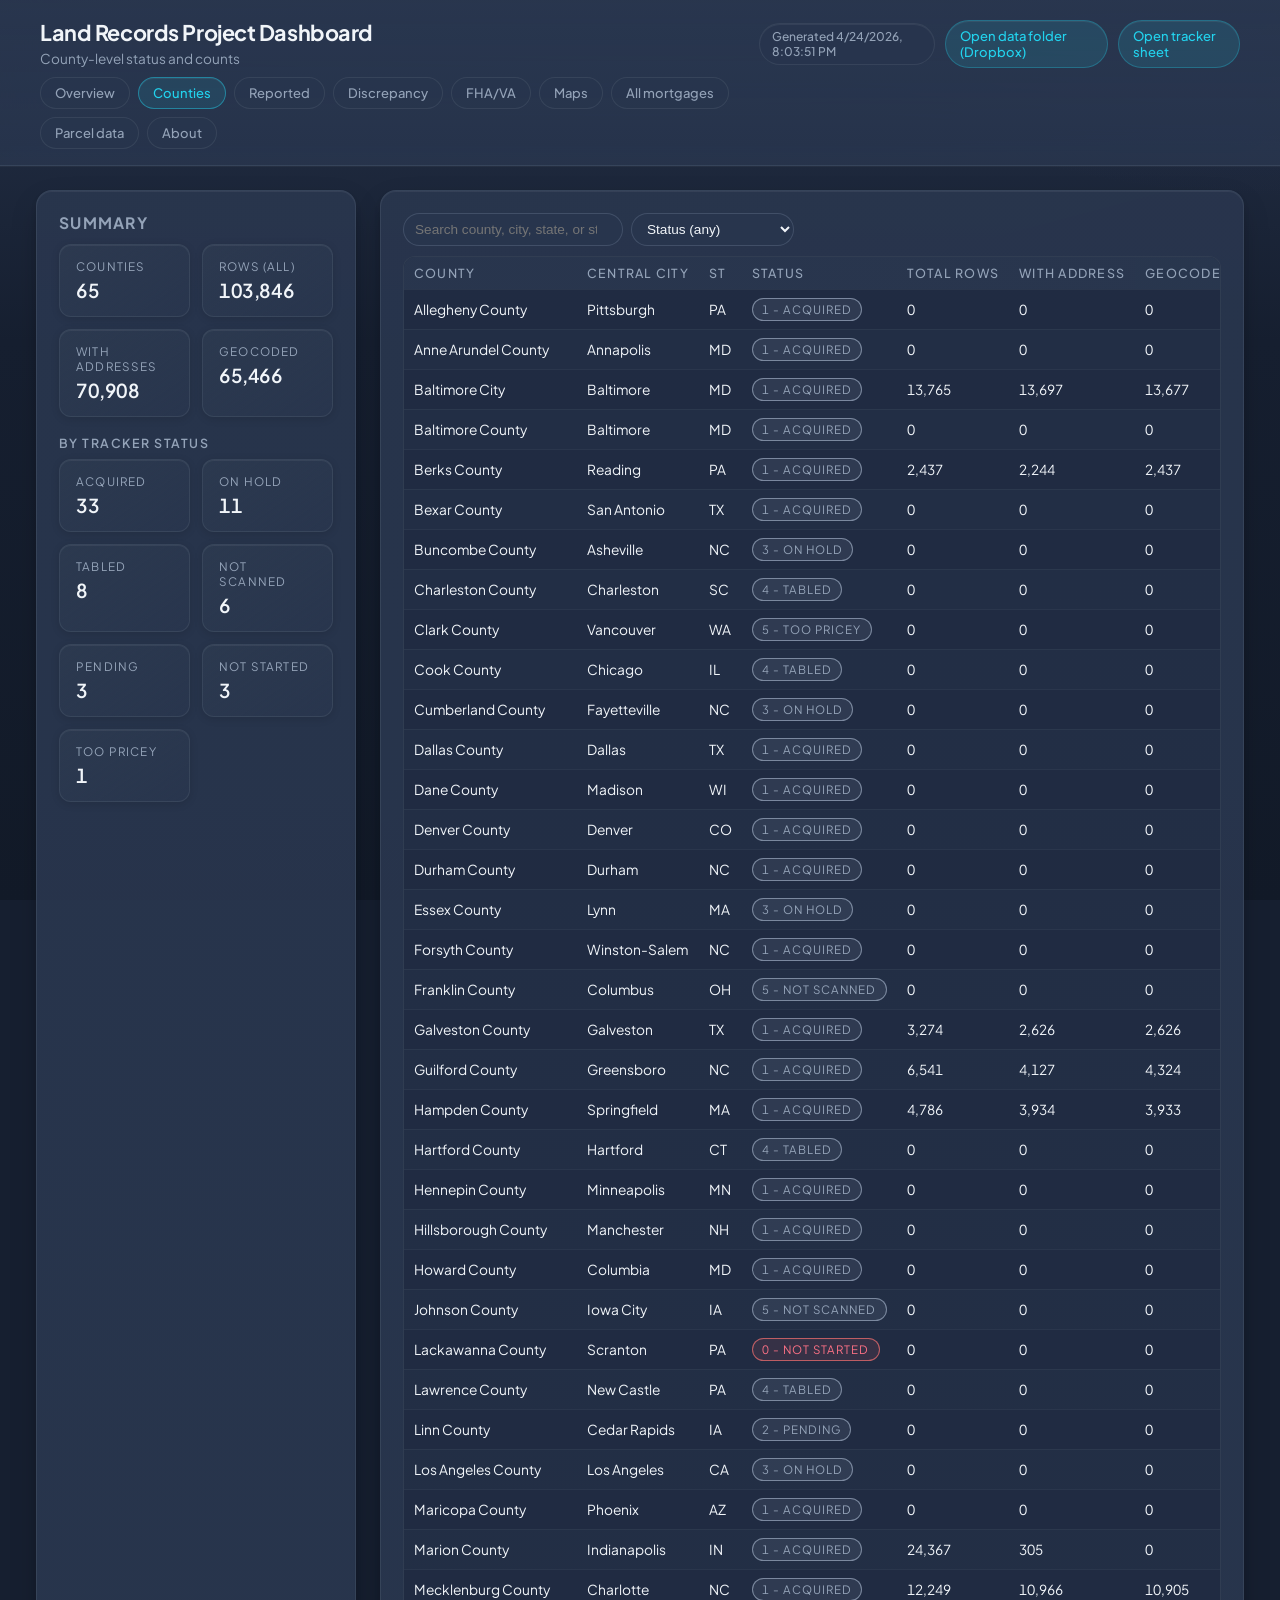
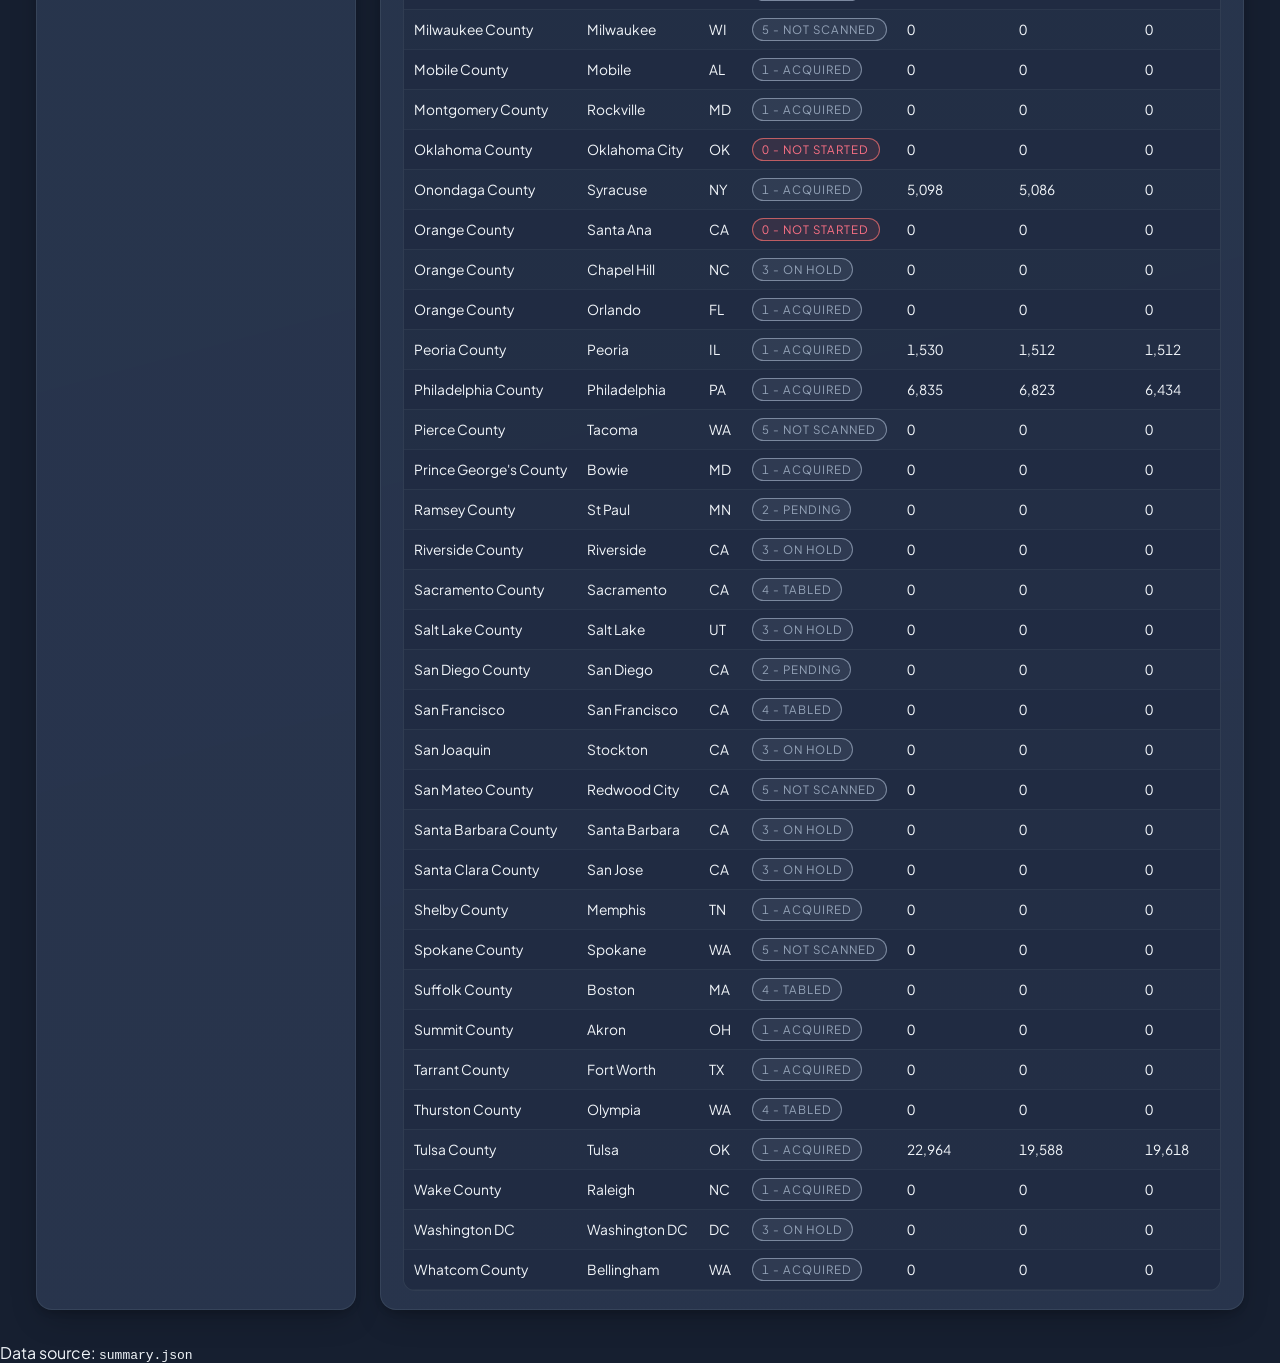
<file: counties.html>
<!doctype html>
<html lang="en">
  <head>
    <meta charset="utf-8" />
    <title>Land Records Project Dashboard - Counties</title>
    <meta name="viewport" content="width=device-width, initial-scale=1" />
    <link rel="stylesheet" href="style.css" />
  </head>
  <body>
    <header class="top-bar">
      <div class="top-bar-left">
        <h1>Land Records Project Dashboard</h1>
        <p class="subtitle">County-level status and counts</p>
        <nav class="top-nav" aria-label="Primary">
          <a href="index.html">Overview</a>
          <a href="counties.html" class="is-active">Counties</a>
          <a href="reported.html">Reported</a>
          <a href="discrepancy.html">Discrepancy</a>
          <a href="trends.html">FHA/VA</a>
          <a href="maps.html">Maps</a>
          <a href="all-mortgages.html">All mortgages</a>
          <a href="parcel.html">Parcel data</a>
          <a href="about.html">About</a>
        </nav>
      </div>
      <div class="top-bar-right">
        <span id="generated-at" class="meta-pill"></span>
        <a
          id="dropbox-data-link"
          href="#"
          hidden
          target="_blank"
          rel="noreferrer"
          class="meta-link"
        >
          Open data folder (Dropbox)
        </a>
        <a
          href="https://docs.google.com/spreadsheets/d/1aIXY2koolmfJhz2sqre2nG4ifCk9a2chgCTEP-Oq0s8"
          target="_blank"
          rel="noreferrer"
          class="meta-link"
        >
          Open tracker sheet
        </a>
      </div>
    </header>

    <main class="layout">
      <section class="summary-panel">
        <h2>Summary</h2>
        <div class="summary-grid">
          <div class="summary-card">
            <span class="label">Counties</span>
            <span id="total-counties" class="value">–</span>
          </div>
          <div class="summary-card">
            <span class="label">Rows (all)</span>
            <span id="total-rows" class="value">–</span>
          </div>
          <div class="summary-card">
            <span class="label">With addresses</span>
            <span id="total-rows-address" class="value">–</span>
          </div>
          <div class="summary-card">
            <span class="label">Geocoded</span>
            <span id="total-rows-geocoded" class="value">–</span>
          </div>
        </div>
        <div id="status-breakdown-section" class="status-breakdown-section" hidden>
          <h3 class="summary-subheading">By tracker status</h3>
          <div
            id="status-breakdown"
            class="summary-grid summary-grid--status"
          ></div>
        </div>
      </section>

      <section class="table-panel">
        <div class="table-toolbar">
          <div class="filters">
            <input
              id="search-input"
              type="search"
              placeholder="Search county, city, state, or status…"
            />
            <select id="status-filter" aria-label="Filter by status">
              <option value="">Status (any)</option>
            </select>
          </div>
        </div>

        <div class="table-wrapper">
          <table id="counties-table">
            <thead>
              <tr>
                <th
                  scope="col"
                  class="th-sortable"
                  data-sort-key="county"
                  title="Sort by county"
                >
                  County
                </th>
                <th
                  scope="col"
                  class="th-sortable"
                  data-sort-key="city"
                  title="Sort by central city"
                >
                  Central City
                </th>
                <th
                  scope="col"
                  class="th-sortable"
                  data-sort-key="st"
                  title="Sort by state"
                >
                  St
                </th>
                <th
                  scope="col"
                  class="th-sortable"
                  data-sort-key="status"
                  title="Sort by status"
                >
                  Status
                </th>
                <th scope="col">Total rows</th>
                <th scope="col">With address</th>
                <th scope="col">Geocoded rows</th>
              </tr>
            </thead>
            <tbody id="counties-tbody">
              <tr>
                <td colspan="7" class="placeholder">Loading summary…</td>
              </tr>
            </tbody>
          </table>
        </div>
      </section>
    </main>

    <footer class="footer">
      <span>Data source:</span>
      <code>summary.json</code>
    </footer>

    <script src="common.js"></script>
    <script src="counties.js"></script>
  </body>
</html>
</file>
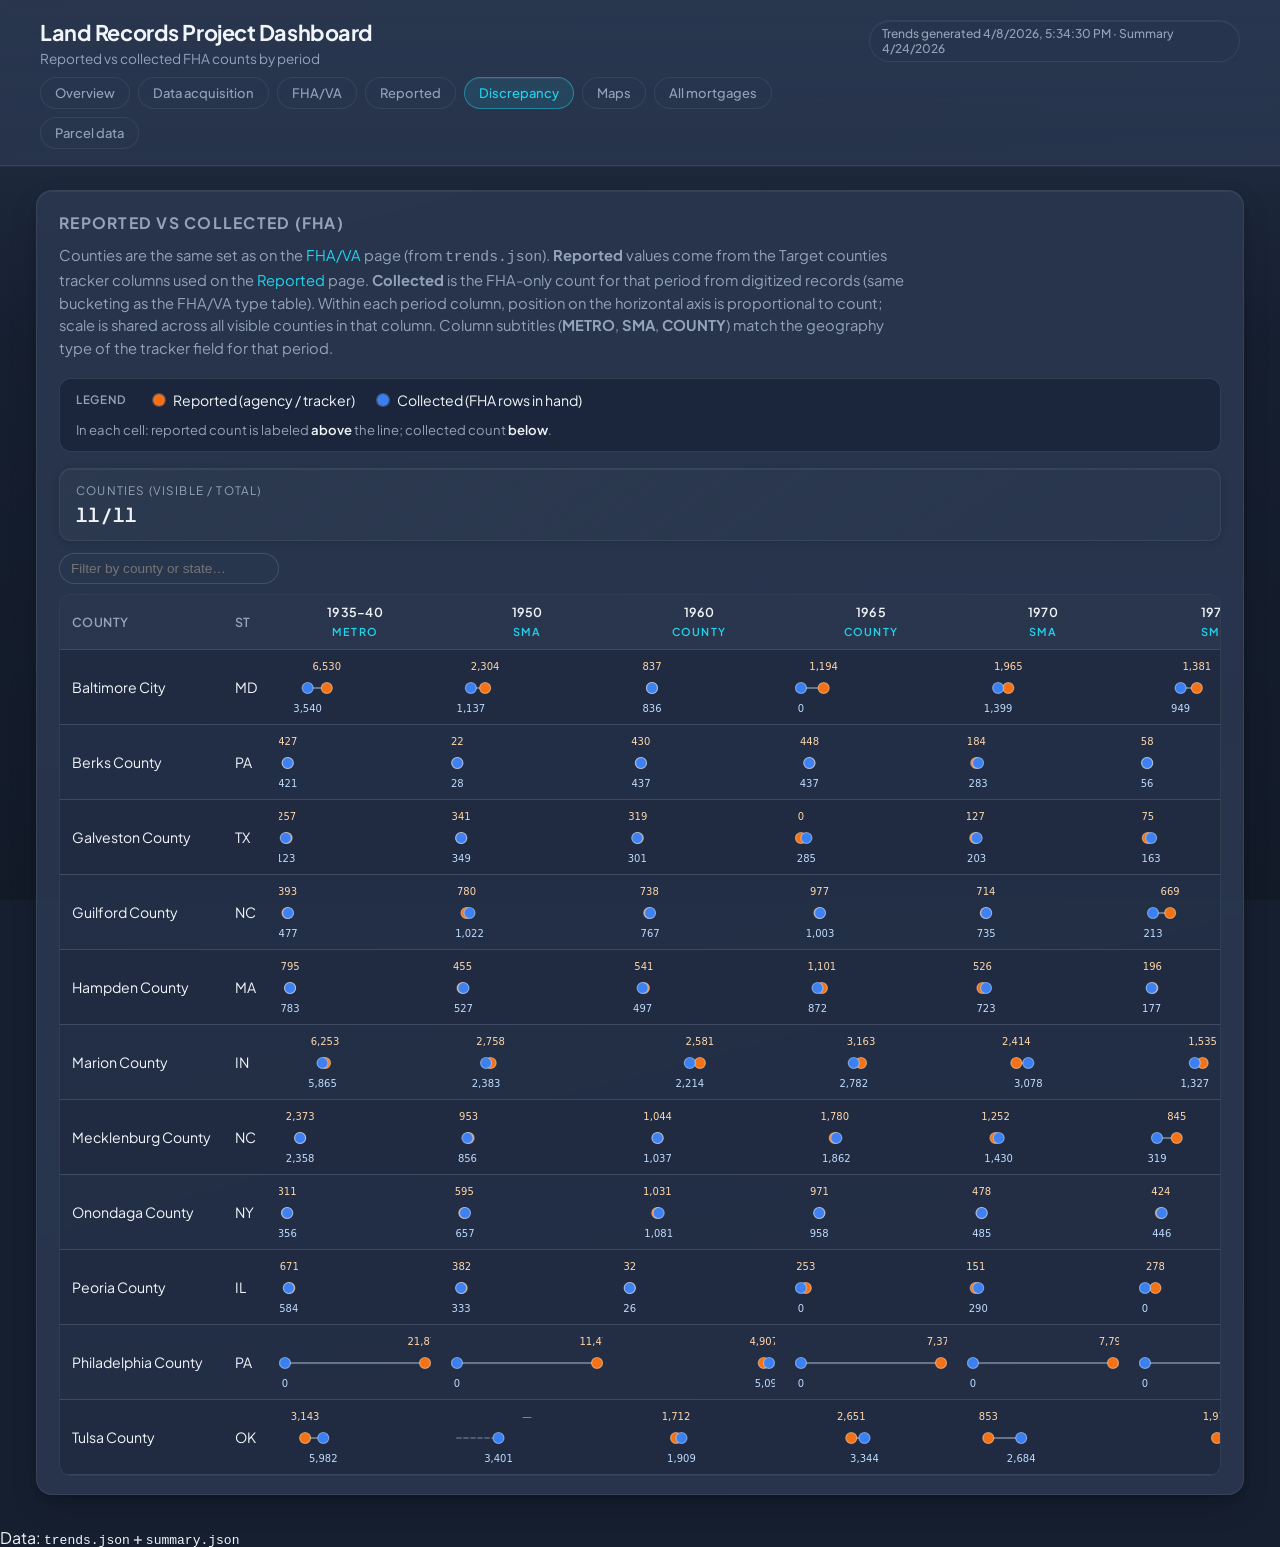
<file: discrepancy.html>
<!doctype html>
<html lang="en">
  <head>
    <meta charset="utf-8" />
    <title>Land Records Project Dashboard - Discrepancy</title>
    <meta name="viewport" content="width=device-width, initial-scale=1" />
    <link rel="stylesheet" href="style.css" />
  </head>
  <body>
    <header class="top-bar">
      <div class="top-bar-left">
        <h1>Land Records Project Dashboard</h1>
        <p class="subtitle">Reported vs collected FHA counts by period</p>
        <nav class="top-nav" aria-label="Primary">
          <a href="index.html">Overview</a>
          <a href="data-acquisition.html">Data acquisition</a>
          <a href="trends.html">FHA/VA</a>
          <a href="reported.html">Reported</a>
          <a href="discrepancy.html" class="is-active">Discrepancy</a>
          <a href="maps.html">Maps</a>
          <a href="all-mortgages.html">All mortgages</a>
          <a href="parcel.html">Parcel data</a>
        </nav>
      </div>
      <div class="top-bar-right">
        <span id="discrepancy-generated-at" class="meta-pill"></span>
      </div>
    </header>

    <main class="layout layout--single">
      <section class="table-panel">
        <h2>Reported vs collected (FHA)</h2>
        <p class="discrepancy-intro">
          Counties are the same set as on the <a href="trends.html">FHA/VA</a> page (from
          <code>trends.json</code>). <strong>Reported</strong> values come from the Target counties
          tracker columns used on the <a href="reported.html">Reported</a> page. <strong>Collected</strong>
          is the FHA-only count for that period from digitized records (same bucketing as the FHA/VA
          type table). Within each period column, position on the horizontal axis is proportional to
          count; scale is shared across all visible counties in that column. Column subtitles
          (<strong>METRO</strong>, <strong>SMA</strong>, <strong>COUNTY</strong>) match the geography
          type of the tracker field for that period.
        </p>

        <div class="discrepancy-legend" aria-label="Dumbbell plot legend">
          <span class="discrepancy-legend__title">Legend</span>
          <span class="discrepancy-legend__item">
            <span class="discrepancy-legend__swatch discrepancy-legend__swatch--reported"></span>
            Reported (agency / tracker)
          </span>
          <span class="discrepancy-legend__item">
            <span class="discrepancy-legend__swatch discrepancy-legend__swatch--collected"></span>
            Collected (FHA rows in hand)
          </span>
          <span class="discrepancy-legend__hint">In each cell: reported count is labeled <strong>above</strong> the line; collected count <strong>below</strong>.</span>
        </div>

        <div class="summary-grid discrepancy-summary">
          <div class="summary-card summary-card--compact">
            <span class="label">Counties (visible / total)</span>
            <span id="discrepancy-county-count" class="value">–</span>
          </div>
        </div>

        <div class="table-toolbar">
          <div class="filters">
            <input
              id="discrepancy-search-input"
              type="search"
              placeholder="Filter by county or state…"
            />
          </div>
        </div>

        <div class="table-wrapper table-wrapper--discrepancy">
          <table class="discrepancy-table" id="discrepancy-table">
            <thead id="discrepancy-thead"></thead>
            <tbody id="discrepancy-tbody">
              <tr>
                <td colspan="8" class="placeholder">Loading…</td>
              </tr>
            </tbody>
          </table>
        </div>
      </section>
    </main>

    <footer class="footer">
      <span>Data:</span>
      <code>trends.json</code>
      +
      <code>summary.json</code>
    </footer>

    <script src="common.js"></script>
    <script src="discrepancy.js"></script>
  </body>
</html>
</file>
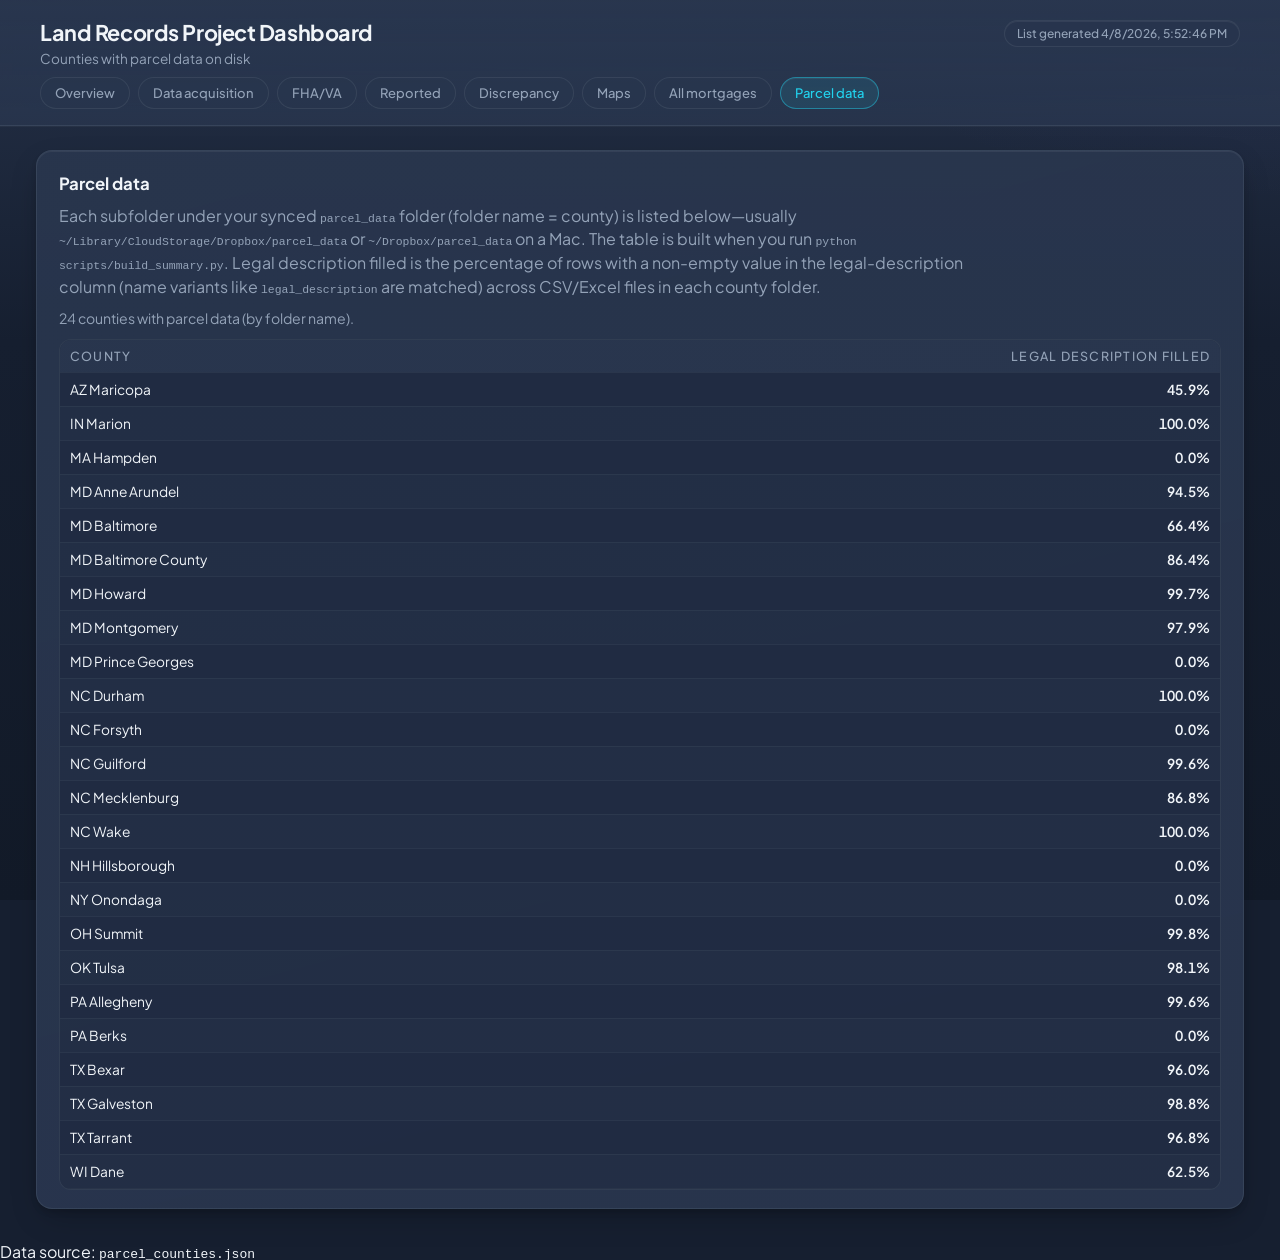
<file: parcel.html>
<!doctype html>
<html lang="en">
  <head>
    <meta charset="utf-8" />
    <title>Land Records Project Dashboard - Parcel data</title>
    <meta name="viewport" content="width=device-width, initial-scale=1" />
    <link rel="stylesheet" href="style.css" />
  </head>
  <body>
    <header class="top-bar">
      <div class="top-bar-left">
        <h1>Land Records Project Dashboard</h1>
        <p class="subtitle">Counties with parcel data on disk</p>
        <nav class="top-nav" aria-label="Primary">
          <a href="index.html">Overview</a>
          <a href="data-acquisition.html">Data acquisition</a>
          <a href="trends.html">FHA/VA</a>
          <a href="reported.html">Reported</a>
          <a href="discrepancy.html">Discrepancy</a>
          <a href="maps.html">Maps</a>
          <a href="all-mortgages.html">All mortgages</a>
          <a href="parcel.html" class="is-active">Parcel data</a>
        </nav>
      </div>
      <div class="top-bar-right">
        <span id="parcel-generated-at" class="meta-pill"></span>
      </div>
    </header>

    <main class="layout layout--single">
      <section class="page-panel">
        <h2>Parcel data</h2>
        <p class="parcel-intro">
          Each subfolder under your synced <code>parcel_data</code> folder (folder name =
          county) is listed below—usually
          <code>~/Library/CloudStorage/Dropbox/parcel_data</code> or
          <code>~/Dropbox/parcel_data</code> on a Mac. The table is built when you run
          <code>python scripts/build_summary.py</code>.
          Legal description filled is the percentage of rows with a non-empty value in the
          legal-description column (name variants like <code>legal_description</code> are
          matched) across CSV/Excel files in each county folder.
        </p>
        <p id="parcel-count-line" class="parcel-meta"></p>
        <div class="table-wrapper">
          <table class="parcel-coverage-table" aria-describedby="parcel-count-line">
            <thead>
              <tr>
                <th scope="col">County</th>
                <th scope="col">Legal description filled</th>
              </tr>
            </thead>
            <tbody id="parcel-tbody">
              <tr>
                <td colspan="2" class="placeholder">Loading…</td>
              </tr>
            </tbody>
          </table>
        </div>
      </section>
    </main>

    <footer class="footer">
      <span>Data source:</span>
      <code>parcel_counties.json</code>
    </footer>

    <script src="parcel.js"></script>
  </body>
</html>
</file>
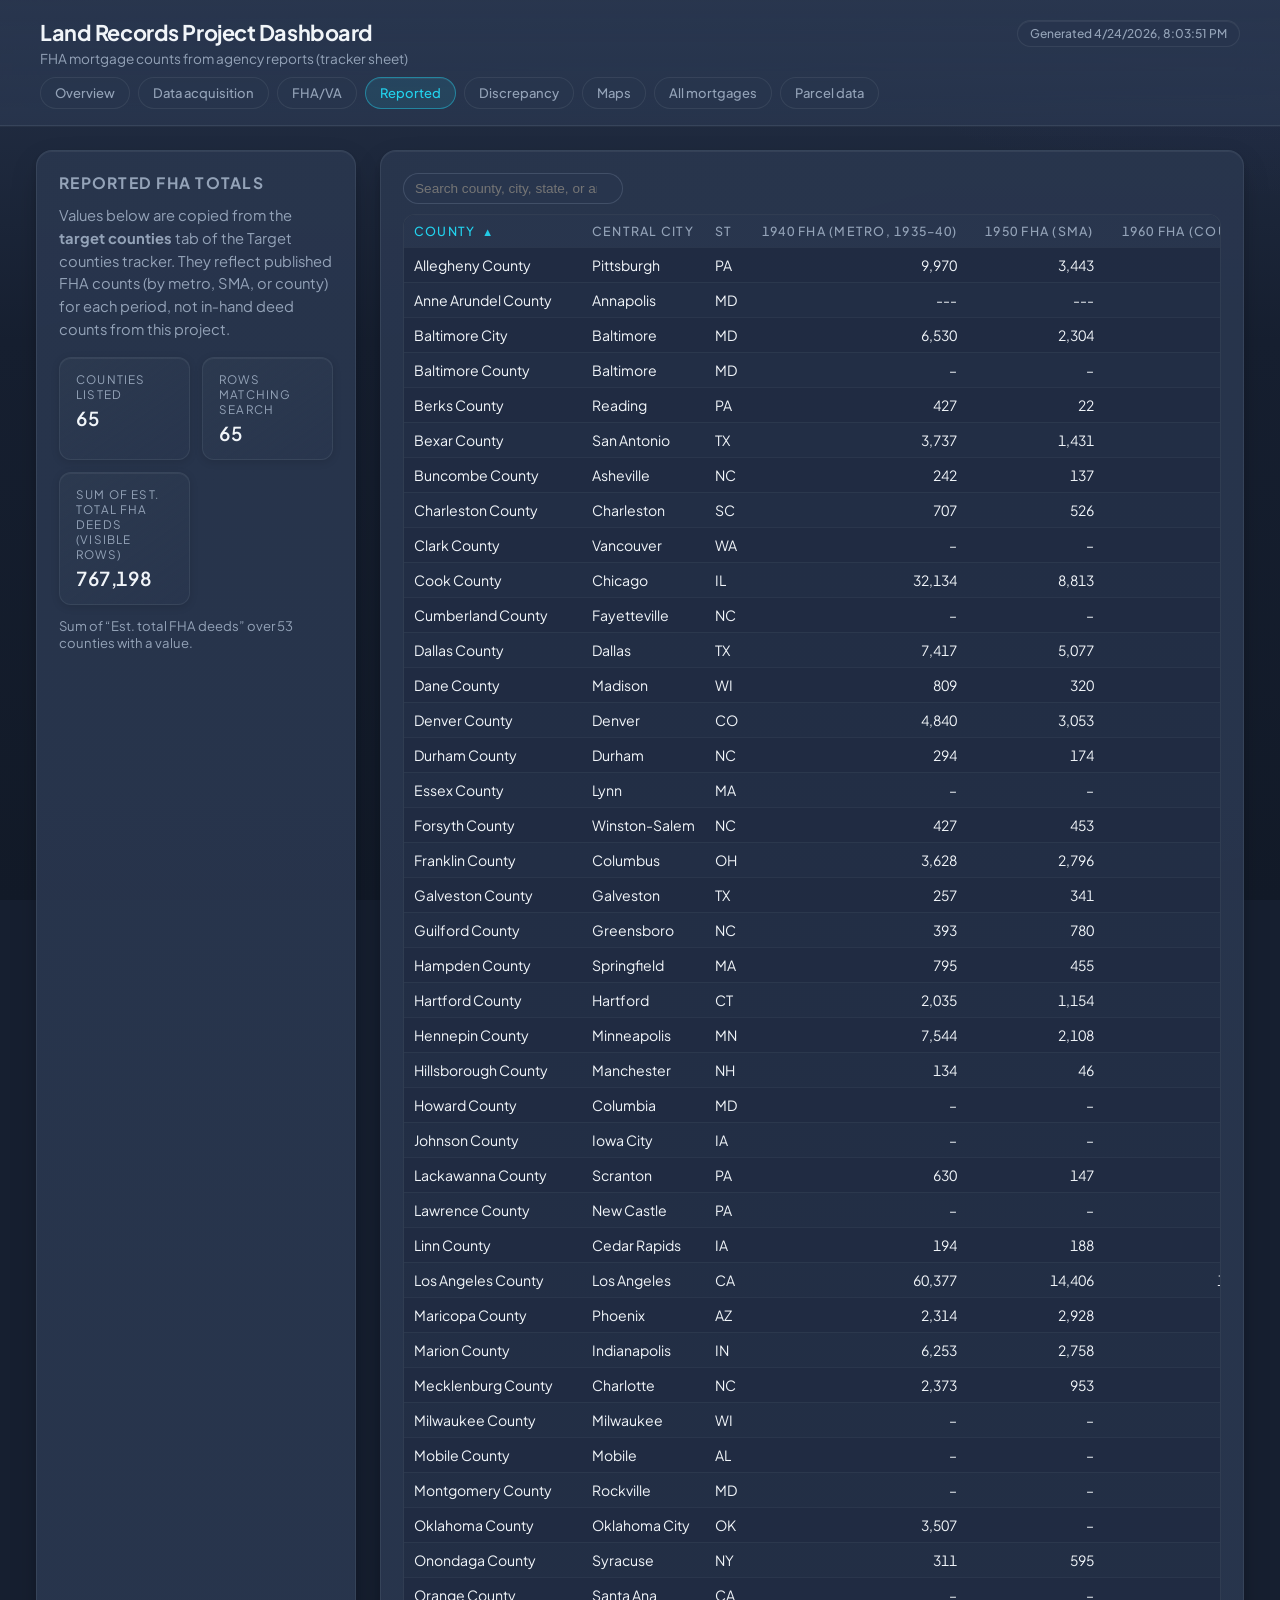
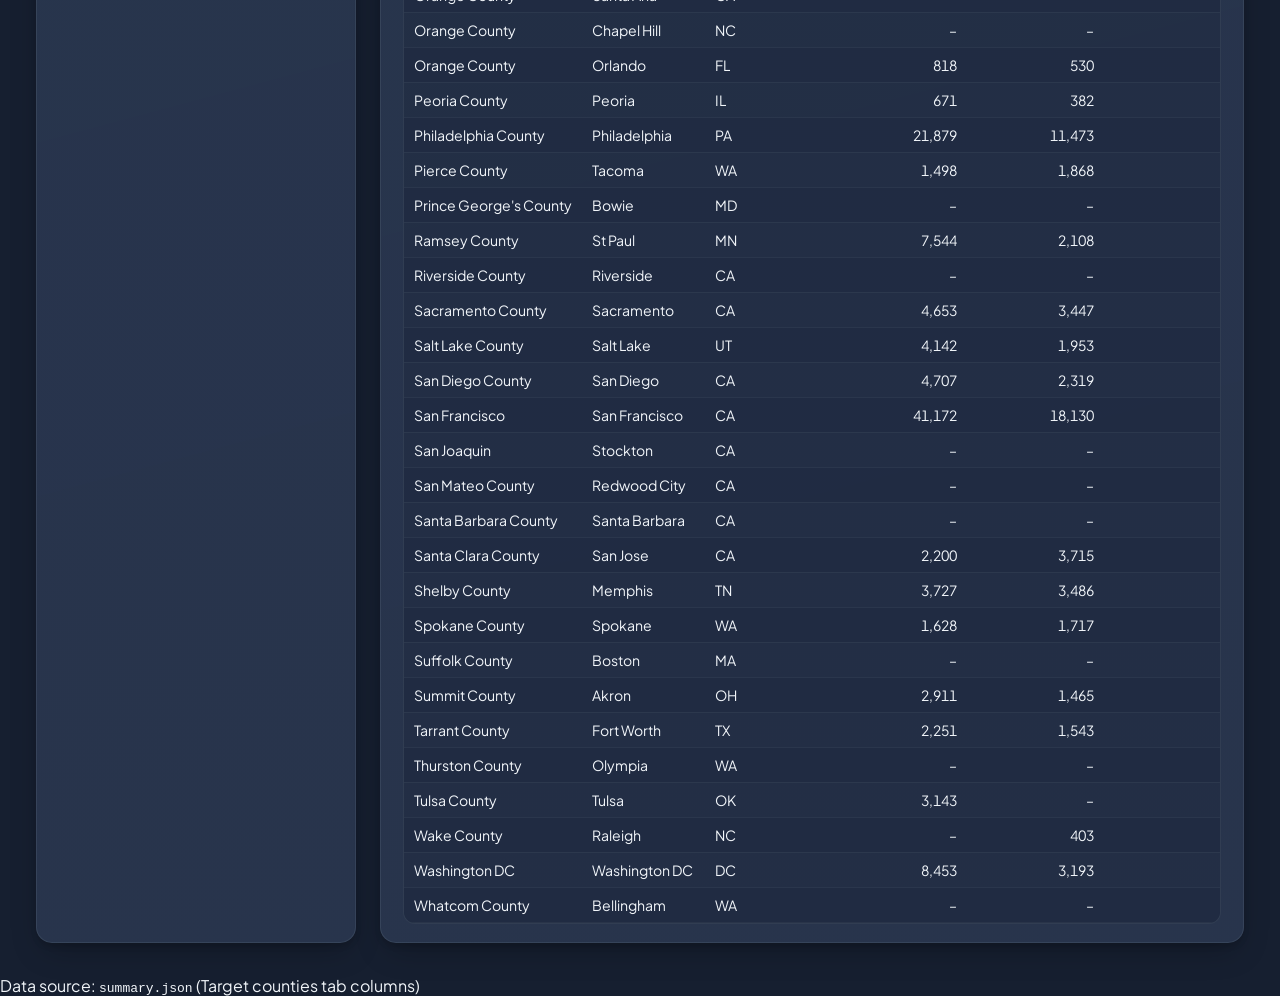
<file: reported.html>
<!doctype html>
<html lang="en">
  <head>
    <meta charset="utf-8" />
    <title>Land Records Project Dashboard - Reported FHA counts</title>
    <meta name="viewport" content="width=device-width, initial-scale=1" />
    <link rel="stylesheet" href="style.css" />
  </head>
  <body>
    <header class="top-bar">
      <div class="top-bar-left">
        <h1>Land Records Project Dashboard</h1>
        <p class="subtitle">FHA mortgage counts from agency reports (tracker sheet)</p>
        <nav class="top-nav" aria-label="Primary">
          <a href="index.html">Overview</a>
          <a href="data-acquisition.html">Data acquisition</a>
          <a href="trends.html">FHA/VA</a>
          <a href="reported.html" class="is-active">Reported</a>
          <a href="discrepancy.html">Discrepancy</a>
          <a href="maps.html">Maps</a>
          <a href="all-mortgages.html">All mortgages</a>
          <a href="parcel.html">Parcel data</a>
        </nav>
      </div>
      <div class="top-bar-right">
        <span id="generated-at" class="meta-pill"></span>
      </div>
    </header>

    <main class="layout layout--reported-page">
      <section class="summary-panel">
        <h2>Reported FHA totals</h2>
        <p class="reported-intro">
          Values below are copied from the <strong>target counties</strong> tab of the Target
          counties tracker. They reflect published FHA counts (by metro, SMA, or county) for
          each period, not in‑hand deed counts from this project.
        </p>
        <div class="summary-grid">
          <div class="summary-card">
            <span class="label">Counties listed</span>
            <span id="reported-total-counties" class="value">–</span>
          </div>
          <div class="summary-card">
            <span class="label">Rows matching search</span>
            <span id="reported-filtered-count" class="value">–</span>
          </div>
          <div class="summary-card">
            <span class="label">Sum of est. total FHA deeds (visible rows)</span>
            <span id="reported-sum-est-total" class="value">–</span>
          </div>
        </div>
        <p id="reported-sum-note" class="reported-note"></p>
      </section>

      <section class="table-panel">
        <div class="table-toolbar">
          <div class="filters">
            <input
              id="reported-search-input"
              type="search"
              placeholder="Search county, city, state, or any column value…"
            />
          </div>
        </div>

        <div class="table-wrapper table-wrapper--wide table-wrapper--reported">
          <table id="reported-table" class="table-reported">
            <thead>
              <tr>
                <th
                  scope="col"
                  class="th-sortable th-sort-active th-sort-asc"
                  data-sort-key="county"
                  aria-sort="ascending"
                  title="Sort by county"
                >
                  County
                </th>
                <th
                  scope="col"
                  class="th-sortable"
                  data-sort-key="city"
                  title="Sort by central city"
                >
                  Central city
                </th>
                <th
                  scope="col"
                  class="th-sortable"
                  data-sort-key="st"
                  title="Sort by state"
                >
                  St
                </th>
                <th
                  scope="col"
                  class="th-sortable num-cell"
                  data-sort-key="fha1940"
                  title="Sort by 1940 FHA (metro)"
                >
                  1940 FHA (metro, 1935–40)
                </th>
                <th scope="col" class="th-sortable num-cell" data-sort-key="fha1950">
                  1950 FHA (SMA)
                </th>
                <th scope="col" class="th-sortable num-cell" data-sort-key="fha1960">
                  1960 FHA (county)
                </th>
                <th scope="col" class="th-sortable num-cell" data-sort-key="fha1965">
                  1965 FHA (county)
                </th>
                <th scope="col" class="th-sortable num-cell" data-sort-key="fha1970">
                  1970 FHA 203B (SMA)
                </th>
                <th scope="col" class="th-sortable num-cell" data-sort-key="fha1975">
                  1975 FHA 203B (SMA)
                </th>
                <th scope="col" class="th-sortable num-cell" data-sort-key="fhaTotalEst">
                  Est. total FHA deeds
                </th>
              </tr>
            </thead>
            <tbody id="reported-tbody">
              <tr>
                <td colspan="10" class="placeholder">Loading summary…</td>
              </tr>
            </tbody>
          </table>
        </div>
      </section>
    </main>

    <footer class="footer">
      <span>Data source:</span>
      <code>summary.json</code>
      (Target counties tab columns)
    </footer>

    <script src="common.js"></script>
    <script src="reported.js"></script>
  </body>
</html>
</file>
<file: style.css>
/* Typography: Plus Jakarta Sans — common on modern dashboards (readable UI type) */
@import url("https://fonts.googleapis.com/css2?family=Plus+Jakarta+Sans:ital,wght@0,400;0,500;0,600;0,700;1,400&display=swap");

:root {
  /* Softer dark theme: slate blues instead of near-black */
  --bg: #161f30;
  --bg-elevated: #1e2a3f;
  --bg-softer: #121a28;
  --surface-1: rgba(41, 54, 78, 0.78);
  --surface-2: rgba(41, 54, 78, 0.92);
  --accent: #22d3ee;
  --accent-soft: rgba(34, 211, 238, 0.12);
  --accent-glow: rgba(34, 211, 238, 0.22);
  --text: #f1f5f9;
  --muted: #94a3b8;
  --border-subtle: rgba(100, 116, 139, 0.42);
  --card-border: rgba(71, 85, 105, 0.5);
  --card-border-inner: rgba(255, 255, 255, 0.06);
  --danger: #fb7185;
  --warning: #fbbf24;
  --success: #4ade80;
  --radius-lg: 16px;
  --radius-md: 12px;
  --shadow-soft: 0 4px 6px -1px rgba(0, 0, 0, 0.14),
    0 12px 32px -8px rgba(0, 0, 0, 0.28);
  --shadow-subtle: 0 2px 8px rgba(0, 0, 0, 0.12);
  --shadow-inset: inset 0 1px 0 var(--card-border-inner);
  --transition-fast: 180ms cubic-bezier(0.4, 0, 0.2, 1);
}

*,
*::before,
*::after {
  box-sizing: border-box;
}

html {
  scroll-behavior: smooth;
}

html,
body {
  margin: 0;
  padding: 0;
  font-family: "Plus Jakarta Sans", system-ui, -apple-system, BlinkMacSystemFont,
    "Segoe UI", sans-serif;
  -webkit-font-smoothing: antialiased;
  background-color: var(--bg);
  background-image: radial-gradient(
      ellipse 120% 80% at 50% -30%,
      rgba(34, 211, 238, 0.09),
      transparent 55%
    ),
    radial-gradient(ellipse 80% 50% at 100% 0%, rgba(99, 102, 241, 0.06), transparent 45%),
    linear-gradient(180deg, #243047 0%, var(--bg) 38%, var(--bg-softer) 100%);
  background-attachment: fixed;
  color: var(--text);
}

::selection {
  background: rgba(34, 211, 238, 0.28);
  color: var(--text);
}

body {
  min-height: 100vh;
  display: flex;
  flex-direction: column;
}

.top-bar {
  position: sticky;
  top: 0;
  /* Above Leaflet panes (≤800) so maps don’t cover the header when scrolling */
  z-index: 1200;
  display: flex;
  align-items: flex-start;
  justify-content: space-between;
  gap: 16px;
  padding: 20px clamp(20px, 4vw, 40px) 16px;
  border-bottom: 1px solid var(--card-border);
  backdrop-filter: blur(20px) saturate(1.2);
  background: linear-gradient(
    to bottom,
    rgba(41, 54, 78, 0.94),
    rgba(41, 54, 78, 0.82)
  );
  box-shadow: 0 1px 0 rgba(255, 255, 255, 0.04);
}

.top-bar-left h1 {
  margin: 0;
  font-size: 1.35rem;
  font-weight: 700;
  letter-spacing: -0.02em;
  line-height: 1.2;
}

.subtitle {
  margin: 4px 0 0;
  font-size: 0.85rem;
  color: var(--muted);
}

.top-bar-right {
  display: flex;
  align-items: center;
  gap: 10px;
}

.top-nav {
  display: flex;
  flex-wrap: wrap;
  gap: 8px;
  margin-top: 10px;
}

.top-nav a {
  font-size: 0.8125rem;
  font-weight: 500;
  padding: 7px 14px;
  border-radius: 999px;
  text-decoration: none;
  color: var(--muted);
  border: 1px solid var(--card-border);
  background: rgba(41, 54, 78, 0.5);
  transition: background var(--transition-fast), border-color var(--transition-fast),
    color var(--transition-fast), box-shadow var(--transition-fast);
}

.top-nav a:hover {
  color: var(--text);
  border-color: rgba(34, 211, 238, 0.35);
  background: var(--accent-soft);
  box-shadow: 0 0 0 1px rgba(34, 211, 238, 0.12);
}

.top-nav a.is-active {
  color: var(--accent);
  border-color: rgba(34, 211, 238, 0.45);
  background: rgba(34, 211, 238, 0.1);
  box-shadow: var(--shadow-inset);
}

.top-nav a:focus-visible {
  outline: 2px solid var(--accent);
  outline-offset: 2px;
}

.meta-pill {
  font-size: 0.75rem;
  font-weight: 500;
  padding: 5px 12px;
  border-radius: 999px;
  background: rgba(41, 54, 78, 0.85);
  border: 1px solid var(--card-border);
  color: var(--muted);
  box-shadow: var(--shadow-inset);
}

.meta-link {
  font-size: 0.8125rem;
  font-weight: 500;
  padding: 7px 14px;
  border-radius: 999px;
  background: var(--accent-soft);
  color: var(--accent);
  text-decoration: none;
  border: 1px solid rgba(34, 211, 238, 0.28);
  display: inline-flex;
  align-items: center;
  gap: 6px;
  transition: background var(--transition-fast), border-color var(--transition-fast),
    box-shadow var(--transition-fast), transform var(--transition-fast);
  box-shadow: var(--shadow-inset);
}

.meta-link:hover {
  background: rgba(34, 211, 238, 0.18);
  border-color: rgba(34, 211, 238, 0.5);
  box-shadow: 0 4px 20px var(--accent-glow);
  transform: translateY(-1px);
}

.meta-link:focus-visible {
  outline: 2px solid var(--accent);
  outline-offset: 2px;
}

.layout {
  flex: 1;
  display: grid;
  grid-template-columns: minmax(260px, 320px) minmax(0, 1fr);
  gap: 24px;
  width: 100%;
  max-width: 1400px;
  margin: 0 auto;
  padding: 24px clamp(18px, 3vw, 36px) 32px;
}

.layout--single {
  grid-template-columns: minmax(0, 1fr);
}

/* Reported table: use full viewport width; horizontal scroll inside .table-wrapper if needed */
.layout.layout--reported-page {
  max-width: 100%;
}

@media (max-width: 900px) {
  .layout {
    grid-template-columns: minmax(0, 1fr);
  }
}

.page-panel {
  border-radius: var(--radius-lg);
  background: linear-gradient(165deg, var(--surface-2) 0%, rgba(41, 54, 78, 0.95) 100%);
  box-shadow: var(--shadow-soft), var(--shadow-inset);
  border: 1px solid var(--card-border);
  padding: 22px 22px 18px;
}

.page-panel h2 {
  margin: 0 0 10px;
  font-size: 1.05rem;
}

.page-panel p {
  margin: 0 0 10px;
  color: var(--muted);
  line-height: 1.45;
  max-width: 78ch;
}

.page-actions {
  display: flex;
  flex-wrap: wrap;
  gap: 10px;
  margin-top: 12px;
}

.page-actions .meta-link {
  border-radius: 999px;
}

.summary-panel,
.table-panel {
  border-radius: var(--radius-lg);
  background: linear-gradient(165deg, var(--surface-2) 0%, rgba(41, 54, 78, 0.95) 100%);
  box-shadow: var(--shadow-soft), var(--shadow-inset);
  border: 1px solid var(--card-border);
  padding: 22px 22px 18px;
}

.summary-panel h2,
.table-panel h2 {
  margin: 0 0 12px;
  font-size: 0.98rem;
  letter-spacing: 0.08em;
  text-transform: uppercase;
  color: var(--muted);
}

.table-panel h2.trends-subheading {
  margin-top: 28px;
}

.summary-grid {
  display: grid;
  grid-template-columns: repeat(auto-fit, minmax(120px, 1fr));
  gap: 12px;
}

.summary-subheading {
  margin: 18px 0 8px;
  font-size: 0.78rem;
  font-weight: 600;
  text-transform: uppercase;
  letter-spacing: 0.12em;
  color: var(--muted);
}

.status-breakdown-section {
  margin-top: 4px;
}

.summary-grid--status {
  margin-top: 0;
}

.summary-card--compact .value {
  font-size: 1.05rem;
}

.map-panel {
  border-radius: var(--radius-lg);
  background: linear-gradient(165deg, var(--surface-2) 0%, rgba(41, 54, 78, 0.95) 100%);
  border: 1px solid var(--card-border);
  padding: 22px 22px 24px;
  box-shadow: var(--shadow-soft), var(--shadow-inset);
  overflow: visible;
}

.map-panel h2 {
  margin: 0 0 6px;
  font-size: 1.05rem;
}

.map-legend {
  display: flex;
  flex-wrap: wrap;
  align-items: center;
  gap: 6px 18px;
  margin-bottom: 8px;
  font-size: 0.78rem;
  color: var(--muted);
}

.map-zoom-hint {
  margin: 0 0 12px;
  font-size: 0.76rem;
  color: var(--muted);
  line-height: 1.4;
}

.map-legend-swatch {
  display: inline-block;
  width: 14px;
  height: 10px;
  border-radius: 2px;
  margin-right: 5px;
  vertical-align: middle;
}

.map-legend-swatch--acquired {
  background: rgba(17, 94, 48, 0.9);
  border: 1px solid rgba(134, 239, 172, 0.55);
}

.map-legend-swatch--pending {
  background: rgba(253, 230, 138, 0.88);
  border: 1px solid rgba(254, 249, 195, 0.75);
}

.overview-map {
  width: 100%;
  max-width: 960px;
  margin: 0 auto;
  min-height: 280px;
  overflow: hidden;
  border-radius: var(--radius-md);
}

.overview-map-svg {
  width: 100%;
  height: auto;
  display: block;
  border-radius: var(--radius-md);
  background: radial-gradient(ellipse at 50% 30%, #334155 0%, #1e293b 45%, #121a28 100%);
  border: 1px solid var(--card-border);
  overflow: hidden;
  touch-action: none;
  cursor: grab;
  box-shadow: 0 8px 32px rgba(0, 0, 0, 0.35), var(--shadow-inset);
}

.overview-map-svg:active {
  cursor: grabbing;
}

.overview-map-status {
  margin: 0;
  font-size: 0.85rem;
  color: var(--muted);
}

/* —— Overview: work in progress (sheet-driven) —— */
.wip-panel {
  margin-top: 8px;
}

.wip-panel h2 {
  margin-bottom: 8px;
}

.wip-intro {
  margin: 0 0 18px;
  font-size: 0.92rem;
  color: var(--muted);
  line-height: 1.45;
  max-width: 58rem;
}

.wip-cards {
  display: grid;
  grid-template-columns: repeat(auto-fit, minmax(260px, 1fr));
  gap: 16px;
}

.wip-card {
  border-radius: var(--radius-md);
  border: 1px solid var(--card-border);
  background: rgba(15, 23, 42, 0.45);
  padding: 14px 16px 16px;
}

.wip-card__head {
  display: flex;
  flex-wrap: wrap;
  align-items: baseline;
  justify-content: space-between;
  gap: 10px 14px;
  margin-bottom: 12px;
}

.wip-card__title {
  margin: 0;
  font-size: 1.05rem;
  font-weight: 600;
}

.wip-sheet-link {
  font-size: 0.86rem;
  white-space: nowrap;
}

.wip-tab-note {
  margin: 0 0 10px;
  font-size: 0.82rem;
  color: var(--muted);
  line-height: 1.4;
}

.wip-discovery-hint {
  margin: 0 0 12px;
  padding: 10px 12px;
  font-size: 0.82rem;
  line-height: 1.45;
  color: #fde68a;
  background: rgba(120, 53, 15, 0.25);
  border: 1px solid rgba(251, 191, 36, 0.35);
  border-radius: var(--radius-md);
}

.wip-discovery-hint--global {
  margin: 0 0 16px;
}

.wip-discovery-hint__p {
  margin: 0;
}

.wip-warn {
  margin: 0 0 10px 1rem;
  padding: 0;
  font-size: 0.82rem;
  color: #fbbf24;
}

.wip-bars {
  display: flex;
  flex-direction: column;
  gap: 14px;
}

.wip-bar-block {
  display: flex;
  flex-direction: column;
  gap: 6px;
}

.wip-bar-meta {
  display: flex;
  justify-content: space-between;
  align-items: baseline;
  gap: 10px;
  font-size: 0.82rem;
}

.wip-bar-name {
  color: var(--muted);
  flex: 1;
  min-width: 0;
}

.wip-bar-num {
  font-variant-numeric: tabular-nums;
  color: var(--text);
  font-weight: 600;
  white-space: nowrap;
}

.wip-bar-track {
  height: 12px;
  border-radius: 999px;
  background: rgba(30, 41, 59, 0.95);
  border: 1px solid var(--card-border);
  overflow: hidden;
}

.wip-bar-fill {
  height: 100%;
  border-radius: 999px;
  min-width: 0;
  transition: width 0.35s ease;
}

.wip-bar-fill--total {
  background: linear-gradient(90deg, rgba(71, 85, 105, 0.95), rgba(100, 116, 139, 0.95));
}

.wip-bar-fill--checked {
  background: linear-gradient(90deg, rgba(37, 99, 235, 0.95), rgba(59, 130, 246, 0.95));
}

.wip-spark {
  margin-top: 14px;
  padding-top: 12px;
  border-top: 1px dashed var(--border-subtle);
}

.wip-spark-head {
  display: flex;
  align-items: baseline;
  justify-content: space-between;
  margin-bottom: 6px;
}

.wip-spark-title {
  font-size: 0.78rem;
  color: var(--muted);
  letter-spacing: 0.02em;
}

.wip-spark-svg {
  width: 100%;
  height: auto;
  display: block;
  font-family: "Plus Jakarta Sans", system-ui, sans-serif;
  font-size: 9px;
}

.wip-spark-line {
  fill: none;
  stroke: rgba(34, 211, 238, 0.95);
  stroke-width: 1.6;
  stroke-linecap: round;
  stroke-linejoin: round;
}

.wip-spark-area {
  fill: rgba(34, 211, 238, 0.16);
  stroke: none;
}

.wip-spark-dot {
  fill: rgba(34, 211, 238, 0.95);
  stroke: rgba(15, 23, 42, 0.85);
  stroke-width: 0.75;
}

.wip-spark-grid {
  stroke: rgba(100, 116, 139, 0.22);
  stroke-width: 0.6;
}

.wip-spark-ytick {
  fill: var(--muted);
  font-size: 8.5px;
  text-anchor: end;
  font-variant-numeric: tabular-nums;
}

.wip-spark-xtick {
  fill: var(--muted);
  font-size: 8.5px;
}

.wip-spark-last {
  fill: var(--text);
  font-size: 9.5px;
  font-weight: 600;
  font-variant-numeric: tabular-nums;
}

.wip-spark-empty {
  margin: 0;
  padding: 8px 0 2px;
  font-size: 0.78rem;
  color: var(--muted);
  line-height: 1.4;
}

/* —— Overview: ACQUIRED but not yet digitized —— */
.acquired-todo-panel {
  margin-top: 26px;
}

.acquired-todo-panel h3 {
  margin: 0 0 6px;
  font-size: 1.05rem;
  font-weight: 600;
}

.acquired-todo-meta-line {
  margin: 0 0 14px;
  font-size: 0.86rem;
  color: var(--muted);
  line-height: 1.45;
  display: flex;
  flex-wrap: wrap;
  align-items: baseline;
  gap: 6px 14px;
  max-width: 58rem;
}

.acquired-todo-priority-swatch {
  display: inline-block;
  width: 0.65rem;
  height: 0.65rem;
  border-radius: 3px;
  vertical-align: middle;
  margin: 0 0.12rem;
  background: linear-gradient(
    155deg,
    rgba(251, 191, 36, 0.88),
    rgba(251, 191, 36, 0.42)
  );
  border: 1px solid rgba(251, 191, 36, 0.5);
}

.acquired-todo-count {
  color: var(--text);
  font-weight: 600;
  font-variant-numeric: tabular-nums;
  white-space: nowrap;
}

.acquired-todo-grid {
  display: flex;
  flex-direction: column;
  gap: 14px;
}

.acquired-todo-state-group {
  display: grid;
  grid-template-columns: 56px 1fr;
  align-items: start;
  gap: 12px;
}

.acquired-todo-state-head {
  display: flex;
  align-items: baseline;
  gap: 6px;
  padding-top: 9px;
}

.acquired-todo-state-code {
  font-size: 0.95rem;
  font-weight: 700;
  letter-spacing: 0.06em;
  color: var(--text);
  font-variant-numeric: tabular-nums;
}

.acquired-todo-state-count {
  font-size: 0.74rem;
  color: var(--muted);
  font-variant-numeric: tabular-nums;
}

.acquired-todo-state-chips {
  display: grid;
  grid-template-columns: repeat(auto-fill, minmax(170px, 1fr));
  gap: 8px;
  min-width: 0;
}

.acquired-todo-chip {
  border-radius: 10px;
  border: 1px solid var(--card-border);
  background: rgba(15, 23, 42, 0.45);
  padding: 8px 12px;
  display: flex;
  flex-direction: column;
  gap: 2px;
  min-width: 0;
}

.acquired-todo-chip--priority {
  border-color: rgba(251, 191, 36, 0.55);
  background: linear-gradient(
    155deg,
    rgba(251, 191, 36, 0.16),
    rgba(15, 23, 42, 0.52)
  );
  box-shadow: 0 0 0 1px rgba(251, 191, 36, 0.1);
}

.acquired-todo-name {
  font-size: 0.88rem;
  font-weight: 600;
  color: var(--text);
  overflow: hidden;
  text-overflow: ellipsis;
  white-space: nowrap;
}

.acquired-todo-city {
  font-size: 0.76rem;
  color: var(--muted);
  overflow: hidden;
  text-overflow: ellipsis;
  white-space: nowrap;
}

@media (max-width: 520px) {
  .acquired-todo-state-group {
    grid-template-columns: 1fr;
    gap: 4px;
  }
  .acquired-todo-state-head {
    padding-top: 0;
  }
}

.wip-placeholder {
  margin: 0;
  padding: 16px;
  text-align: center;
  color: var(--muted);
  font-size: 0.9rem;
  border-radius: var(--radius-md);
  border: 1px dashed var(--card-border);
}

.wip-error {
  margin: 12px 0 0;
  font-size: 0.88rem;
  color: #fca5a5;
}

.wip-meta {
  margin: 14px 0 0;
  font-size: 0.8rem;
  color: var(--muted);
}

.county-base {
  fill: #1e293b;
  stroke: rgba(148, 163, 184, 0.22);
  stroke-width: 0.45px;
}

.county-hi {
  cursor: pointer;
}

.county-hi--acquired {
  fill: rgba(17, 94, 48, 0.9);
  stroke: rgba(134, 239, 172, 0.92);
  stroke-width: 1.35px;
}

.county-hi--pending {
  fill: rgba(253, 230, 138, 0.82);
  stroke: rgba(254, 249, 195, 0.95);
  stroke-width: 1.35px;
}

.state-outline {
  stroke: rgba(148, 163, 184, 0.82);
  stroke-width: 1.05px;
  pointer-events: none;
}

.map-hover-label {
  pointer-events: none;
}

.map-label {
  font-size: 8px;
  font-weight: 500;
  pointer-events: none;
  text-shadow: 0 0 4px #121a28, 0 0 8px #121a28, 0 1px 2px rgba(0, 0, 0, 0.35);
}

.map-label--hover {
  font-size: 9px;
  font-weight: 600;
  text-shadow: 0 1px 3px rgba(0, 0, 0, 0.95);
}

.map-label--acquired {
  fill: #ecfdf5;
}

.map-label--pending {
  fill: #fef9c3;
}

.summary-card {
  padding: 14px 16px;
  border-radius: var(--radius-md);
  background: linear-gradient(145deg, rgba(51, 65, 85, 0.42) 0%, rgba(41, 54, 78, 0.88) 100%);
  border: 1px solid var(--card-border);
  box-shadow: var(--shadow-subtle), var(--shadow-inset);
  transition: border-color var(--transition-fast), box-shadow var(--transition-fast);
}

.summary-card:hover {
  border-color: rgba(71, 85, 105, 0.65);
  box-shadow: var(--shadow-subtle), var(--shadow-inset), 0 0 0 1px rgba(34, 211, 238, 0.06);
}

.summary-card .label {
  display: block;
  font-size: 0.73rem;
  text-transform: uppercase;
  letter-spacing: 0.1em;
  color: var(--muted);
  margin-bottom: 4px;
}

.summary-card .value {
  display: block;
  font-size: 1.2rem;
  font-weight: 600;
  letter-spacing: -0.02em;
  font-variant-numeric: tabular-nums;
}

.table-toolbar {
  display: flex;
  justify-content: space-between;
  align-items: flex-start;
  margin-bottom: 10px;
}

.filters {
  display: flex;
  flex-wrap: wrap;
  gap: 8px;
}

input[type="search"],
select {
  border-radius: 999px;
  border: 1px solid var(--border-subtle);
  background: rgba(41, 54, 78, 0.9);
  color: var(--text);
  padding: 7px 11px;
  font-size: 0.85rem;
  outline: none;
  min-width: 0;
  transition: border-color var(--transition-fast), box-shadow var(--transition-fast),
    background var(--transition-fast), transform var(--transition-fast);
}

input[type="search"] {
  width: 220px;
}

input[type="search"]:focus,
select:focus {
  border-color: rgba(34, 211, 238, 0.55);
  box-shadow: 0 0 0 3px rgba(34, 211, 238, 0.15);
  background: rgba(41, 54, 78, 0.96);
}

input[type="search"]:focus-visible,
select:focus-visible {
  outline: none;
}

.table-wrapper {
  border-radius: var(--radius-md);
  border: 1px solid var(--card-border);
  overflow: auto;
  background: rgba(15, 23, 42, 0.45);
  box-shadow: inset 0 1px 0 rgba(255, 255, 255, 0.03);
}

.table-wrapper--wide .trends-type-table {
  min-width: 880px;
}

.table-wrapper--reported .table-reported {
  min-width: 1520px;
  width: max-content;
  max-width: none;
  border-collapse: collapse;
  font-size: 0.88rem;
}

.table-reported th,
.table-reported td {
  white-space: nowrap;
}

.table-reported th.num-cell,
.table-reported td.num-cell {
  text-align: right;
  font-variant-numeric: tabular-nums;
  white-space: nowrap;
  padding-left: 14px;
  padding-right: 14px;
}

.reported-intro {
  margin: 0 0 16px;
  max-width: 72ch;
  font-size: 0.92rem;
  line-height: 1.55;
  color: var(--muted);
}

.reported-note {
  margin: 12px 0 0;
  font-size: 0.82rem;
  color: var(--muted);
}

/* —— Discrepancy page —— */
.discrepancy-intro {
  margin: 0 0 18px;
  max-width: 78ch;
  font-size: 0.92rem;
  line-height: 1.55;
  color: var(--muted);
}

.discrepancy-intro a {
  color: var(--accent);
  text-decoration: none;
}

.discrepancy-intro a:hover {
  text-decoration: underline;
}

.discrepancy-legend {
  display: flex;
  flex-wrap: wrap;
  align-items: center;
  gap: 12px 22px;
  margin-bottom: 16px;
  padding: 12px 16px;
  border-radius: var(--radius-md);
  border: 1px solid var(--card-border);
  background: rgba(15, 23, 42, 0.45);
  font-size: 0.88rem;
  color: var(--text);
}

.discrepancy-legend__title {
  font-weight: 600;
  color: var(--muted);
  text-transform: uppercase;
  letter-spacing: 0.06em;
  font-size: 0.72rem;
  margin-right: 4px;
}

.discrepancy-legend__item {
  display: inline-flex;
  align-items: center;
  gap: 8px;
}

.discrepancy-legend__hint {
  flex-basis: 100%;
  font-size: 0.82rem;
  color: var(--muted);
  line-height: 1.4;
}

.discrepancy-legend__hint strong {
  color: var(--text);
  font-weight: 600;
}

.discrepancy-legend__swatch {
  width: 12px;
  height: 12px;
  border-radius: 50%;
  flex-shrink: 0;
  box-shadow: 0 0 0 1px rgba(255, 255, 255, 0.2);
}

.discrepancy-legend__swatch--reported {
  background: rgba(249, 115, 22, 0.98);
}

.discrepancy-legend__swatch--collected {
  background: rgba(59, 130, 246, 0.98);
}

.discrepancy-summary {
  margin-bottom: 12px;
}

.table-wrapper--discrepancy {
  margin-top: 8px;
}

.discrepancy-table {
  width: max-content;
  min-width: 100%;
  border-collapse: collapse;
  font-size: 0.88rem;
}

.discrepancy-table th,
.discrepancy-table td {
  padding: 10px 12px;
  border-bottom: 1px solid var(--border-subtle);
  vertical-align: middle;
}

.discrepancy-table th {
  text-align: left;
  font-weight: 600;
  color: var(--muted);
  font-size: 0.78rem;
  text-transform: uppercase;
  letter-spacing: 0.04em;
  white-space: nowrap;
}

.discrepancy-table th:not(:first-child):not(:nth-child(2)) {
  text-align: center;
}

.discrepancy-period-th {
  vertical-align: bottom;
  line-height: 1.25;
}

.discrepancy-th-period {
  display: block;
  font-weight: 600;
  color: var(--text);
  letter-spacing: 0.02em;
}

.discrepancy-th-scope {
  display: block;
  margin-top: 4px;
  font-size: 0.68rem;
  font-weight: 600;
  letter-spacing: 0.12em;
  color: var(--accent);
  text-transform: uppercase;
}

.discrepancy-cell {
  text-align: center;
  padding: 8px 10px !important;
}

.discrepancy-cell svg {
  display: block;
  margin: 0 auto;
}

.trends-charts-root {
  display: flex;
  flex-direction: column;
  gap: 22px;
  margin-top: 4px;
}

.trends-chart-card {
  border-radius: var(--radius-md);
  border: 1px solid var(--card-border);
  background: rgba(15, 23, 42, 0.5);
  box-shadow: inset 0 1px 0 rgba(255, 255, 255, 0.03);
  padding: 16px 18px 14px;
  overflow: hidden;
}

.trends-chart-card__head {
  display: flex;
  flex-wrap: wrap;
  align-items: baseline;
  justify-content: space-between;
  gap: 8px 16px;
  margin-bottom: 12px;
}

.trends-chart-card__head h3 {
  margin: 0;
  font-size: 1rem;
  font-weight: 600;
  letter-spacing: -0.01em;
  color: var(--text);
}

.trends-chart-card__meta {
  font-size: 0.78rem;
  color: var(--muted);
  letter-spacing: 0.04em;
  text-transform: uppercase;
}

.trends-chart-canvas-wrap {
  position: relative;
  height: min(280px, 52vw);
  min-height: 220px;
  width: 100%;
}

.trends-chart-canvas-wrap canvas {
  display: block;
}

.trends-charts-placeholder {
  padding: 20px;
  text-align: center;
  color: var(--muted);
  font-size: 0.9rem;
  border-radius: var(--radius-md);
  border: 1px dashed var(--card-border);
}

/* —— Maps page (Leaflet) —— */
.maps-page-panel .maps-county-list {
  display: flex;
  flex-direction: column;
  gap: 28px;
  margin-top: 8px;
}

.maps-picker {
  display: flex;
  flex-direction: column;
  gap: 16px;
}

.maps-county-pick-grid {
  display: grid;
  grid-template-columns: repeat(auto-fill, minmax(200px, 1fr));
  gap: 10px;
}

.maps-county-pick-btn {
  font-family: inherit;
  font-size: 0.86rem;
  text-align: left;
  padding: 12px 14px;
  border-radius: var(--radius-md);
  border: 1px solid var(--card-border);
  background: rgba(30, 41, 59, 0.75);
  color: var(--text);
  cursor: pointer;
  line-height: 1.35;
}

.maps-county-pick-btn:hover {
  border-color: rgba(148, 163, 184, 0.5);
  background: rgba(51, 65, 85, 0.85);
}

.maps-county-pick-btn.is-selected {
  border-color: rgba(96, 165, 250, 0.65);
  box-shadow: 0 0 0 1px rgba(96, 165, 250, 0.25);
  background: rgba(30, 58, 138, 0.35);
}

.maps-selected-wrap {
  margin-top: 4px;
}

.maps-select-hint {
  margin: 0;
}

.maps-page-placeholder {
  margin: 0;
  padding: 24px;
  text-align: center;
  color: var(--muted);
  font-size: 0.9rem;
  border-radius: var(--radius-md);
  border: 1px dashed var(--card-border);
}

.maps-county-card {
  border-radius: var(--radius-md);
  border: 1px solid var(--card-border);
  background: rgba(15, 23, 42, 0.45);
  overflow: hidden;
}

.maps-county-card__head {
  display: flex;
  flex-wrap: wrap;
  align-items: center;
  justify-content: space-between;
  gap: 12px 20px;
  padding: 14px 16px;
  border-bottom: 1px solid var(--card-border);
  background: rgba(41, 54, 78, 0.35);
}

.maps-county-card__head h3 {
  margin: 0;
  font-size: 1.02rem;
  font-weight: 600;
  color: var(--text);
}

.maps-county-card__controls {
  display: flex;
  flex-wrap: wrap;
  align-items: center;
  gap: 14px 20px;
}

.maps-period-label {
  display: flex;
  flex-direction: column;
  gap: 4px;
  font-size: 0.72rem;
  text-transform: uppercase;
  letter-spacing: 0.1em;
  color: var(--muted);
}

.maps-period-select {
  min-width: 140px;
  padding: 8px 12px;
  border-radius: var(--radius-md);
  border: 1px solid var(--card-border);
  background: rgba(41, 54, 78, 0.9);
  color: var(--text);
  font-family: inherit;
  font-size: 0.88rem;
}

.maps-county-meta {
  font-size: 0.78rem;
  color: var(--muted);
  letter-spacing: 0.04em;
}

.maps-black-share-label {
  display: flex;
  align-items: center;
  gap: 8px;
  font-size: 0.82rem;
  color: var(--text);
  cursor: pointer;
  user-select: none;
}

.maps-black-share-label--na {
  color: var(--muted);
  cursor: not-allowed;
}

.maps-black-share-label input {
  width: 15px;
  height: 15px;
  accent-color: var(--accent);
}

.maps-tract-footnote {
  margin: 0;
  padding: 8px 16px 10px;
  font-size: 0.76rem;
  color: var(--muted);
  line-height: 1.45;
  border-bottom: 1px solid var(--card-border);
  background: rgba(15, 23, 42, 0.28);
}

.maps-map-shell {
  position: relative;
}

.maps-leaflet-root {
  height: min(960px, 90vh);
  min-height: 620px;
  width: 100%;
  background: #e2e8f0;
}

.maps-tract-legend {
  position: absolute;
  z-index: 600;
  bottom: 12px;
  left: 12px;
  padding: 8px 10px 10px;
  border-radius: 10px;
  background: rgba(15, 23, 42, 0.85);
  border: 1px solid var(--card-border);
  box-shadow: var(--shadow-subtle);
  pointer-events: none;
  max-width: min(220px, 92%);
}

.maps-tract-legend__title {
  font-size: 0.68rem;
  font-weight: 600;
  text-transform: uppercase;
  letter-spacing: 0.06em;
  color: var(--muted);
  margin-bottom: 6px;
}

.maps-tract-legend__bar {
  height: 10px;
  border-radius: 4px;
  background: linear-gradient(
    90deg,
    rgb(248, 250, 252) 0%,
    rgb(91, 33, 182) 100%
  );
  border: 1px solid rgba(100, 116, 139, 0.45);
}

.maps-tract-legend__ticks {
  display: flex;
  justify-content: space-between;
  margin-top: 4px;
  font-size: 0.68rem;
  color: var(--muted);
  font-variant-numeric: tabular-nums;
}

.maps-inline-error {
  margin: 0;
  padding: 20px;
  color: var(--danger);
  font-size: 0.88rem;
}

.maps-fha-x-wrap {
  background: transparent !important;
  border: none !important;
}

.maps-fha-x {
  display: flex;
  align-items: center;
  justify-content: center;
  width: 11px;
  height: 11px;
  font-size: 11px;
  font-weight: 700;
  line-height: 1;
  text-shadow: 0 0 1px rgba(255, 255, 255, 0.85), 0 1px 1px rgba(0, 0, 0, 0.4);
}

.leaflet-container {
  font-family: "Plus Jakarta Sans", system-ui, sans-serif;
}

.leaflet-popup-content-wrapper,
.leaflet-tooltip {
  border-radius: 10px !important;
}

table {
  width: 100%;
  border-collapse: collapse;
  font-size: 0.86rem;
}

thead {
  background: linear-gradient(
    to right,
    rgba(41, 54, 78, 0.96),
    rgba(41, 54, 78, 0.99)
  );
}

th,
td {
  padding: 8px 10px;
  border-bottom: 1px solid rgba(51, 65, 85, 0.55);
  white-space: nowrap;
}

th {
  font-weight: 500;
  text-align: left;
  font-size: 0.78rem;
  text-transform: uppercase;
  letter-spacing: 0.1em;
  color: var(--muted);
  position: sticky;
  top: 0;
  z-index: 1;
}

th.th-sortable {
  cursor: pointer;
  user-select: none;
  transition: color var(--transition-fast);
}

th.th-sortable:hover {
  color: var(--accent);
}

th.th-sortable.th-sort-active {
  color: var(--accent);
}

th.th-sortable.th-sort-asc::after,
th.th-sortable.th-sort-desc::after {
  display: inline-block;
  margin-left: 5px;
  font-size: 0.7em;
  opacity: 0.95;
  vertical-align: middle;
}

th.th-sortable.th-sort-asc::after {
  content: "▲";
}

th.th-sortable.th-sort-desc::after {
  content: "▼";
}

tbody tr:nth-child(even) {
  background: rgba(41, 54, 78, 0.55);
}

tbody tr:nth-child(odd) {
  background: rgba(41, 54, 78, 0.35);
}

tbody tr:hover {
  background: rgba(51, 65, 85, 0.45);
}

tbody tr {
  transition: background var(--transition-fast);
}

td {
  font-variant-numeric: tabular-nums;
}

.placeholder {
  text-align: center;
  color: var(--muted);
}

.badge {
  display: inline-flex;
  align-items: center;
  padding: 3px 9px;
  border-radius: 999px;
  font-size: 0.72rem;
  text-transform: uppercase;
  letter-spacing: 0.09em;
  border: 1px solid transparent;
}

.badge-success {
  background: rgba(22, 163, 74, 0.12);
  border-color: rgba(74, 222, 128, 0.65);
  color: var(--success);
}

.badge-warning {
  background: rgba(202, 138, 4, 0.18);
  border-color: rgba(250, 204, 21, 0.75);
  color: var(--warning);
}

.badge-danger {
  background: rgba(248, 113, 113, 0.1);
  border-color: rgba(248, 113, 113, 0.7);
  color: var(--danger);
}

.badge-muted {
  background: rgba(100, 116, 139, 0.22);
  border-color: rgba(148, 163, 184, 0.75);
  color: var(--muted);
}

.parcel-intro {
  margin: 0 0 8px;
  color: var(--muted);
  line-height: 1.45;
  max-width: 78ch;
}

.parcel-intro code {
  font-size: 0.88em;
}

.parcel-meta {
  margin: 0 0 14px;
  font-size: 0.88rem;
  color: var(--muted);
}

.parcel-list {
  list-style: none;
  margin: 0;
  padding: 0;
  columns: 2;
  column-gap: 28px;
}

@media (max-width: 700px) {
  .parcel-list {
    columns: 1;
  }
}

.parcel-list li {
  break-inside: avoid;
  padding: 8px 0;
  border-bottom: 1px solid rgba(51, 65, 85, 0.6);
  font-size: 0.92rem;
}

.parcel-list li.placeholder {
  border: none;
  color: var(--muted);
}

.parcel-coverage-table td:first-child {
  white-space: normal;
  max-width: 36ch;
}

.parcel-pct-cell {
  text-align: right;
  width: 1%;
  font-weight: 600;
}

@media (prefers-reduced-motion: reduce) {
  html {
    scroll-behavior: auto;
  }
}



.all-mortgages-map-card .all-mortgages-map-root {
  height: min(840px, 86vh);
  min-height: 560px;
}

.all-mortgages-map-legend {
  display: flex;
  flex-wrap: wrap;
  align-items: center;
  gap: 16px 22px;
  padding: 10px 16px;
  border-bottom: 1px solid var(--card-border);
  background: rgba(41, 54, 78, 0.25);
  font-size: 0.82rem;
  color: var(--text);
}

.all-mortgages-legend-item {
  display: inline-flex;
  align-items: center;
  gap: 8px;
}

.all-mortgages-legend-swatch {
  flex-shrink: 0;
  box-sizing: border-box;
}

.all-mortgages-legend-swatch--fha {
  display: inline-flex;
  align-items: center;
  justify-content: center;
  width: 18px;
  height: 18px;
  font-size: 14px;
  font-weight: 700;
  line-height: 1;
  color: #2563eb;
  text-shadow: 0 0 1px rgba(255, 255, 255, 0.85), 0 1px 1px rgba(0, 0, 0, 0.4);
}

.all-mortgages-legend-swatch--va {
  width: 14px;
  height: 14px;
  border-radius: 50%;
  border: 2px solid #facc15;
  background: transparent;
  box-shadow: 0 0 0 1px rgba(41, 54, 78, 0.25);
}

.all-mortgages-legend-swatch--conventional {
  width: 6px;
  height: 6px;
  margin: 0 4px;
  border-radius: 50%;
  background: #94a3b8;
  border: 1px solid rgba(71, 85, 105, 0.65);
  box-shadow: 0 0 0 1px rgba(41, 54, 78, 0.2);
}

.all-mortgages-slider-wrap {
  display: flex;
  flex-direction: column;
  gap: 8px;
  padding: 12px 16px 14px;
  border-top: 1px solid var(--card-border);
  background: rgba(41, 54, 78, 0.3);
}

.all-mortgages-slider-wrap label {
  font-size: 0.82rem;
  color: var(--muted);
}

.all-mortgages-year-slider {
  width: 100%;
}

.all-mortgages-map-note {
  margin: 0;
  padding: 0 16px 14px;
  font-size: 0.8rem;
  color: var(--muted);
}
</file>
